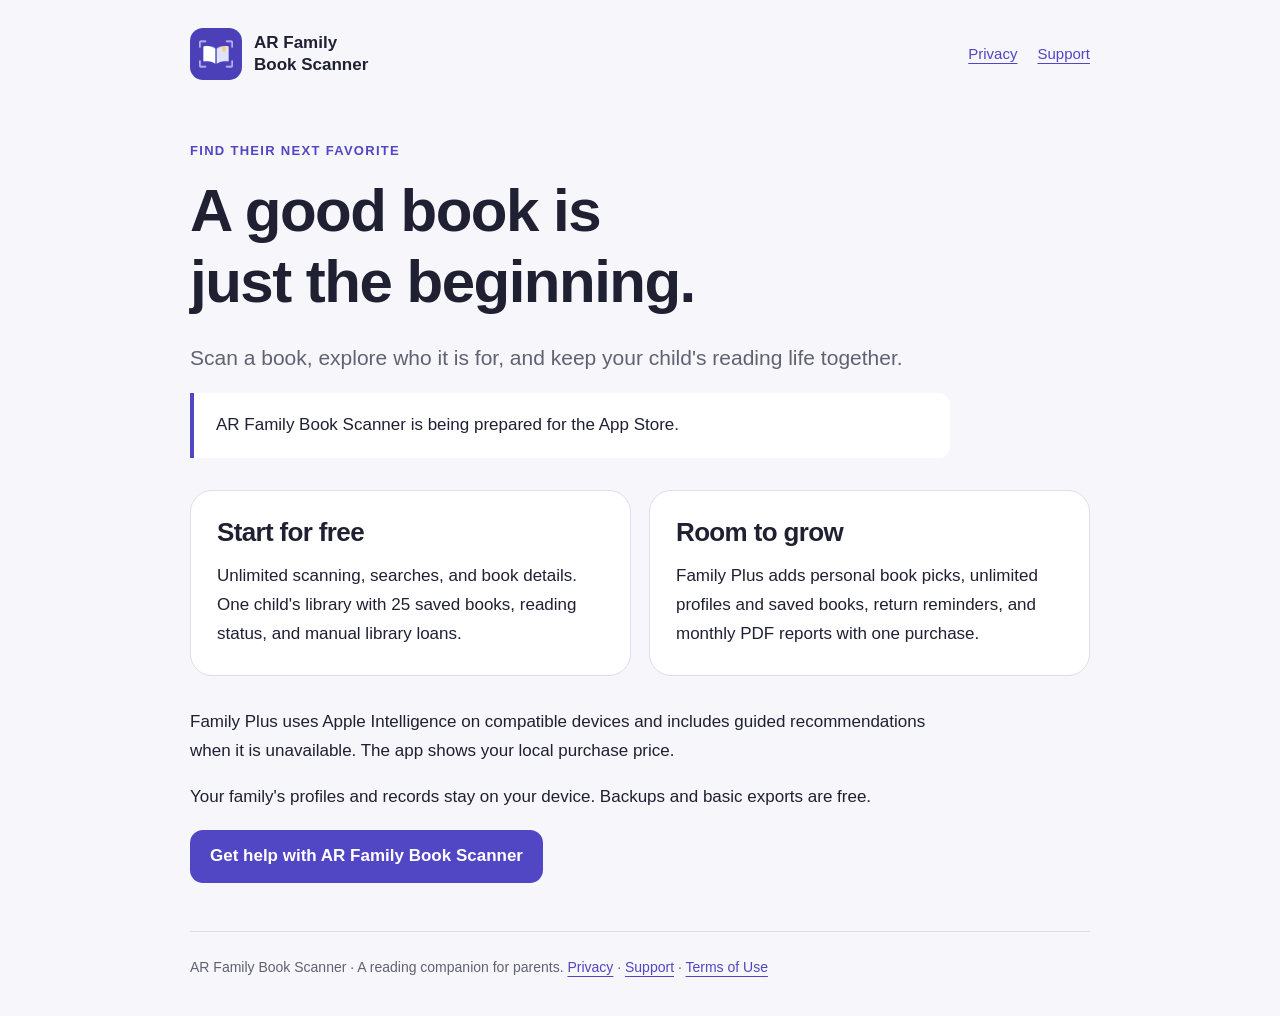
<file: index.html>
<!doctype html>
<html lang="en"><head><meta charset="utf-8"><meta name="viewport" content="width=device-width,initial-scale=1">
<meta name="description" content="AR Family Book Scanner helps parents find books and organize family reading. Privacy information and support.">
<title>Book scans and family reading · AR Family Book Scanner</title><link rel="icon" href="assets/icon.png"><link rel="stylesheet" href="style.css"></head>
<body><a class="skip" href="#main">Skip to content</a><header><a class="brand" href="./"><img src="assets/icon.png" alt="" width="52" height="52">AR Family<br>Book Scanner</a>
<nav aria-label="Main navigation"><a href="privacy/">Privacy</a><a href="support/">Support</a></nav></header>
<main id="main"><p class="eyebrow">Find their next favorite</p><h1>A good book is<br>just the beginning.</h1>
<p class="lead">Scan a book, explore who it is for, and keep your child's reading life together.</p>
<p class="notice">AR Family Book Scanner is being prepared for the App Store.</p>
<div class="cards"><section class="card"><h2 style="margin-top:0">Start for free</h2><p>Unlimited scanning, searches, and book details. One child's library with 25 saved books, reading status, and manual library loans.</p></section>
<section class="card"><h2 style="margin-top:0">Room to grow</h2><p>Family Plus adds personal book picks, unlimited profiles and saved books, return reminders, and monthly PDF reports with one purchase.</p></section></div>
<p>Family Plus uses Apple Intelligence on compatible devices and includes guided recommendations when it is unavailable. The app shows your local purchase price.</p>
<p>Your family's profiles and records stay on your device. Backups and basic exports are free.</p><a class="button" href="support/">Get help with AR Family Book Scanner</a></main><footer>AR Family Book Scanner · A reading companion for parents. <a href="privacy/">Privacy</a> · <a href="support/">Support</a> · <a href="https://www.apple.com/legal/internet-services/itunes/dev/stdeula/">Terms of Use</a></footer></body></html>
</file>
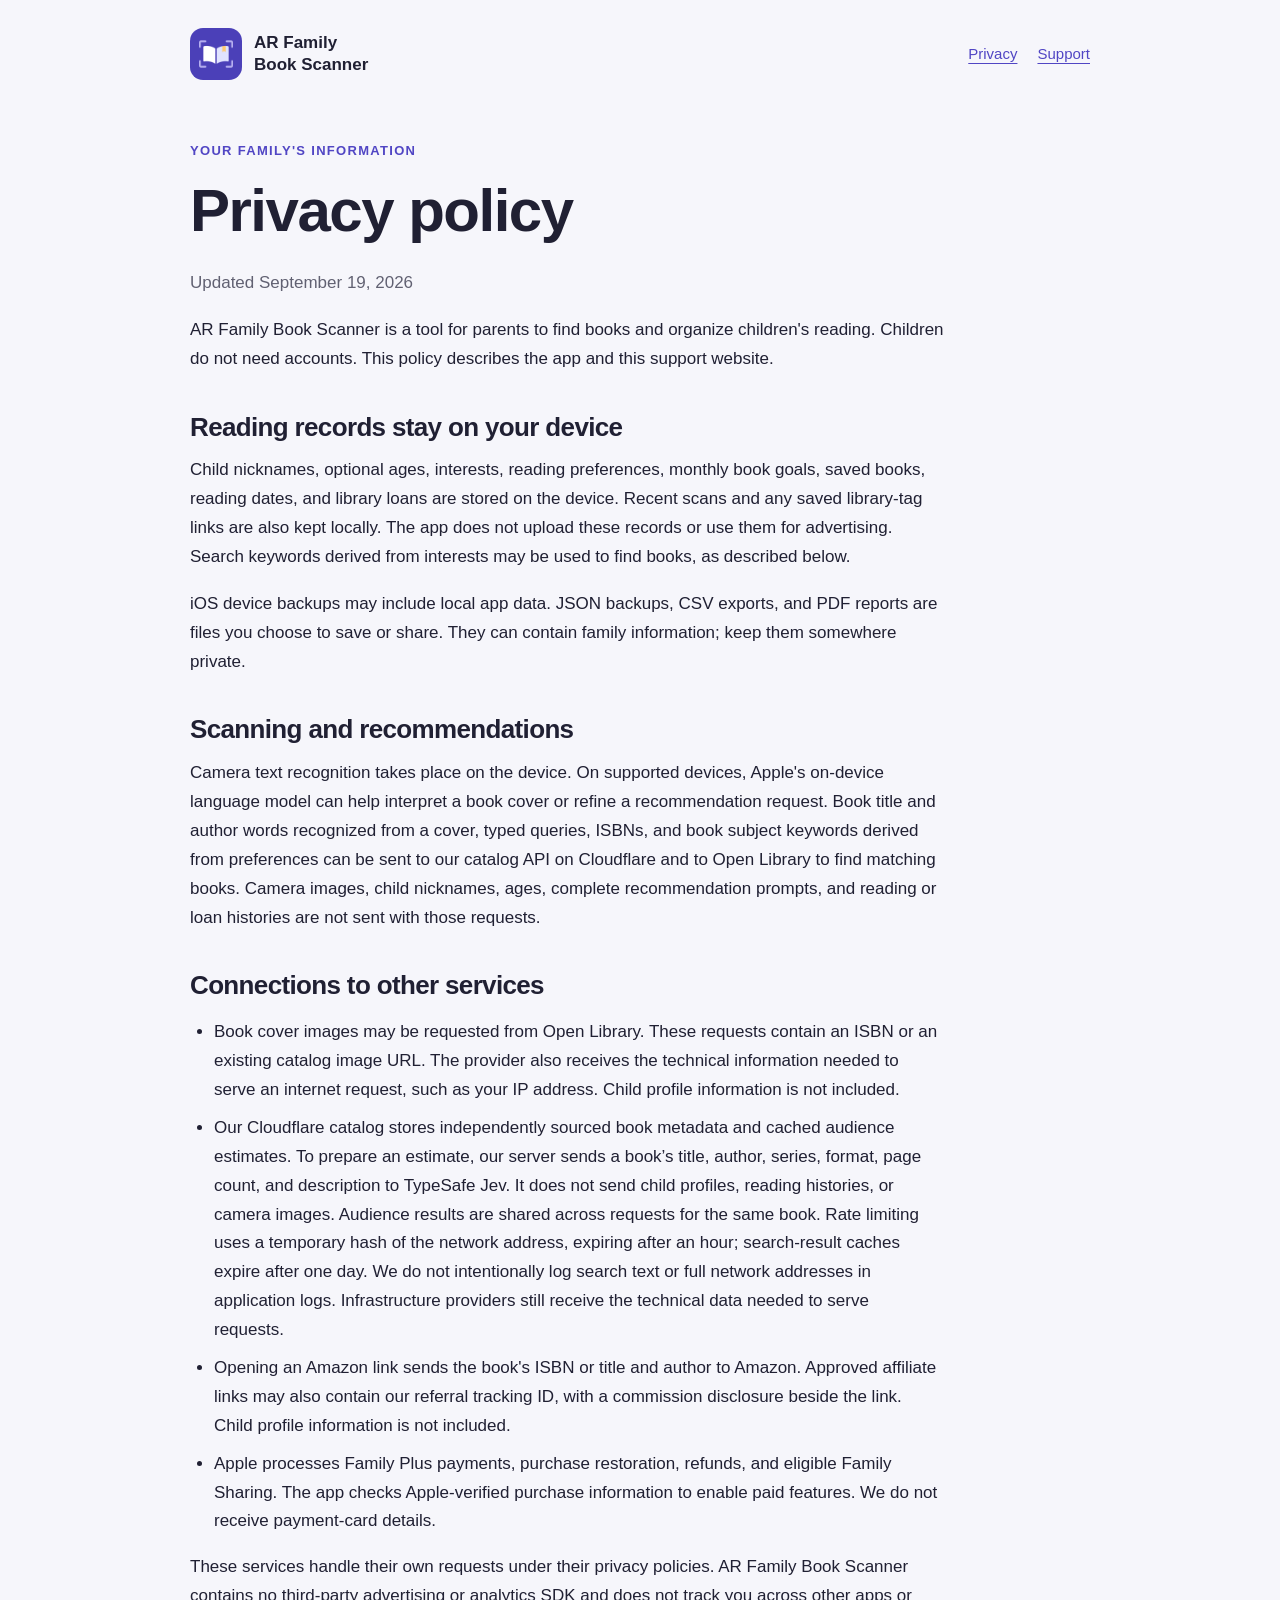
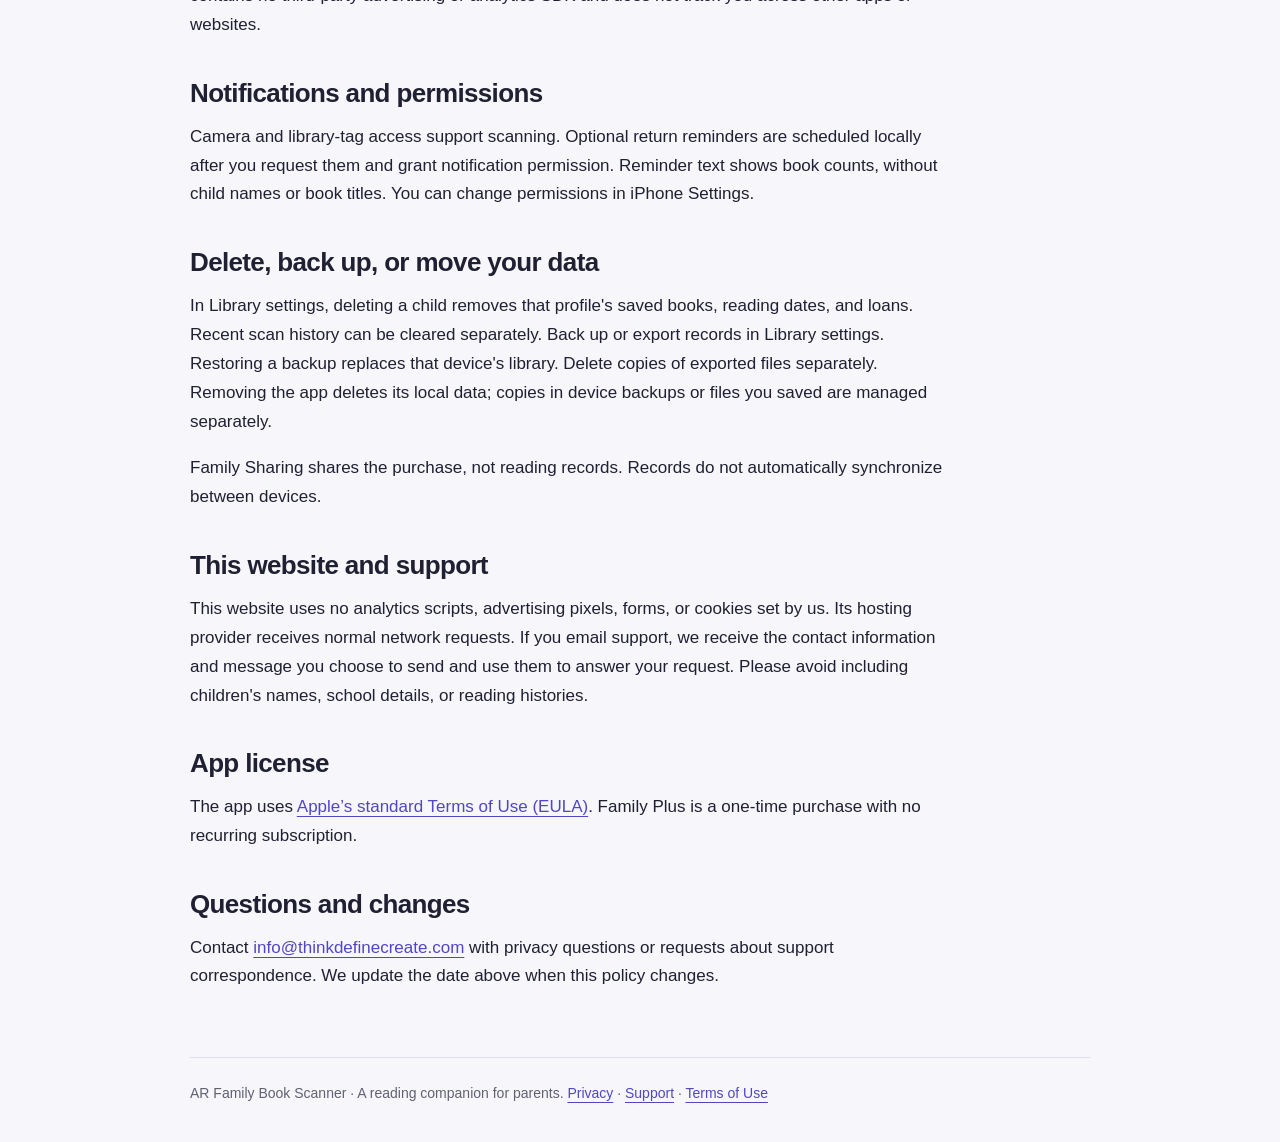
<file: privacy/index.html>
<!doctype html>
<html lang="en"><head><meta charset="utf-8"><meta name="viewport" content="width=device-width,initial-scale=1">
<meta name="description" content="AR Family Book Scanner helps parents find books and organize family reading. Privacy information and support.">
<title>Privacy · AR Family Book Scanner</title><link rel="icon" href="../assets/icon.png"><link rel="stylesheet" href="../style.css"></head>
<body><a class="skip" href="#main">Skip to content</a><header><a class="brand" href="../"><img src="../assets/icon.png" alt="" width="52" height="52">AR Family<br>Book Scanner</a>
<nav aria-label="Main navigation"><a href="../privacy/">Privacy</a><a href="../support/">Support</a></nav></header>
<main id="main"><p class="eyebrow">Your family's information</p><h1>Privacy policy</h1><p class="muted">Updated September 19, 2026</p>
<p>AR Family Book Scanner is a tool for parents to find books and organize children's reading. Children do not need accounts. This policy describes the app and this support website.</p>
<h2>Reading records stay on your device</h2><p>Child nicknames, optional ages, interests, reading preferences, monthly book goals, saved books, reading dates, and library loans are stored on the device. Recent scans and any saved library-tag links are also kept locally. The app does not upload these records or use them for advertising. Search keywords derived from interests may be used to find books, as described below.</p>
<p>iOS device backups may include local app data. JSON backups, CSV exports, and PDF reports are files you choose to save or share. They can contain family information; keep them somewhere private.</p>
<h2>Scanning and recommendations</h2><p>Camera text recognition takes place on the device. On supported devices, Apple's on-device language model can help interpret a book cover or refine a recommendation request. Book title and author words recognized from a cover, typed queries, ISBNs, and book subject keywords derived from preferences can be sent to our catalog API on Cloudflare and to Open Library to find matching books. Camera images, child nicknames, ages, complete recommendation prompts, and reading or loan histories are not sent with those requests.</p>
<h2>Connections to other services</h2><ul>
<li>Book cover images may be requested from Open Library. These requests contain an ISBN or an existing catalog image URL. The provider also receives the technical information needed to serve an internet request, such as your IP address. Child profile information is not included.</li>
<li>Our Cloudflare catalog stores independently sourced book metadata and cached audience estimates. To prepare an estimate, our server sends a book’s title, author, series, format, page count, and description to TypeSafe Jev. It does not send child profiles, reading histories, or camera images. Audience results are shared across requests for the same book. Rate limiting uses a temporary hash of the network address, expiring after an hour; search-result caches expire after one day. We do not intentionally log search text or full network addresses in application logs. Infrastructure providers still receive the technical data needed to serve requests.</li>
<li>Opening an Amazon link sends the book's ISBN or title and author to Amazon. Approved affiliate links may also contain our referral tracking ID, with a commission disclosure beside the link. Child profile information is not included.</li>
<li>Apple processes Family Plus payments, purchase restoration, refunds, and eligible Family Sharing. The app checks Apple-verified purchase information to enable paid features. We do not receive payment-card details.</li></ul>
<p>These services handle their own requests under their privacy policies. AR Family Book Scanner contains no third-party advertising or analytics SDK and does not track you across other apps or websites.</p>
<h2>Notifications and permissions</h2><p>Camera and library-tag access support scanning. Optional return reminders are scheduled locally after you request them and grant notification permission. Reminder text shows book counts, without child names or book titles. You can change permissions in iPhone Settings.</p>
<h2>Delete, back up, or move your data</h2><p>In Library settings, deleting a child removes that profile's saved books, reading dates, and loans. Recent scan history can be cleared separately. Back up or export records in Library settings. Restoring a backup replaces that device's library. Delete copies of exported files separately. Removing the app deletes its local data; copies in device backups or files you saved are managed separately.</p>
<p>Family Sharing shares the purchase, not reading records. Records do not automatically synchronize between devices.</p>
<h2>This website and support</h2><p>This website uses no analytics scripts, advertising pixels, forms, or cookies set by us. Its hosting provider receives normal network requests. If you email support, we receive the contact information and message you choose to send and use them to answer your request. Please avoid including children's names, school details, or reading histories.</p>
<h2>App license</h2><p>The app uses <a href="https://www.apple.com/legal/internet-services/itunes/dev/stdeula/">Apple’s standard Terms of Use (EULA)</a>. Family Plus is a one-time purchase with no recurring subscription.</p>
<h2>Questions and changes</h2><p>Contact <a href="mailto:info@thinkdefinecreate.com">info@thinkdefinecreate.com</a> with privacy questions or requests about support correspondence. We update the date above when this policy changes.</p></main><footer>AR Family Book Scanner · A reading companion for parents. <a href="../privacy/">Privacy</a> · <a href="../support/">Support</a> · <a href="https://www.apple.com/legal/internet-services/itunes/dev/stdeula/">Terms of Use</a></footer></body></html>
</file>
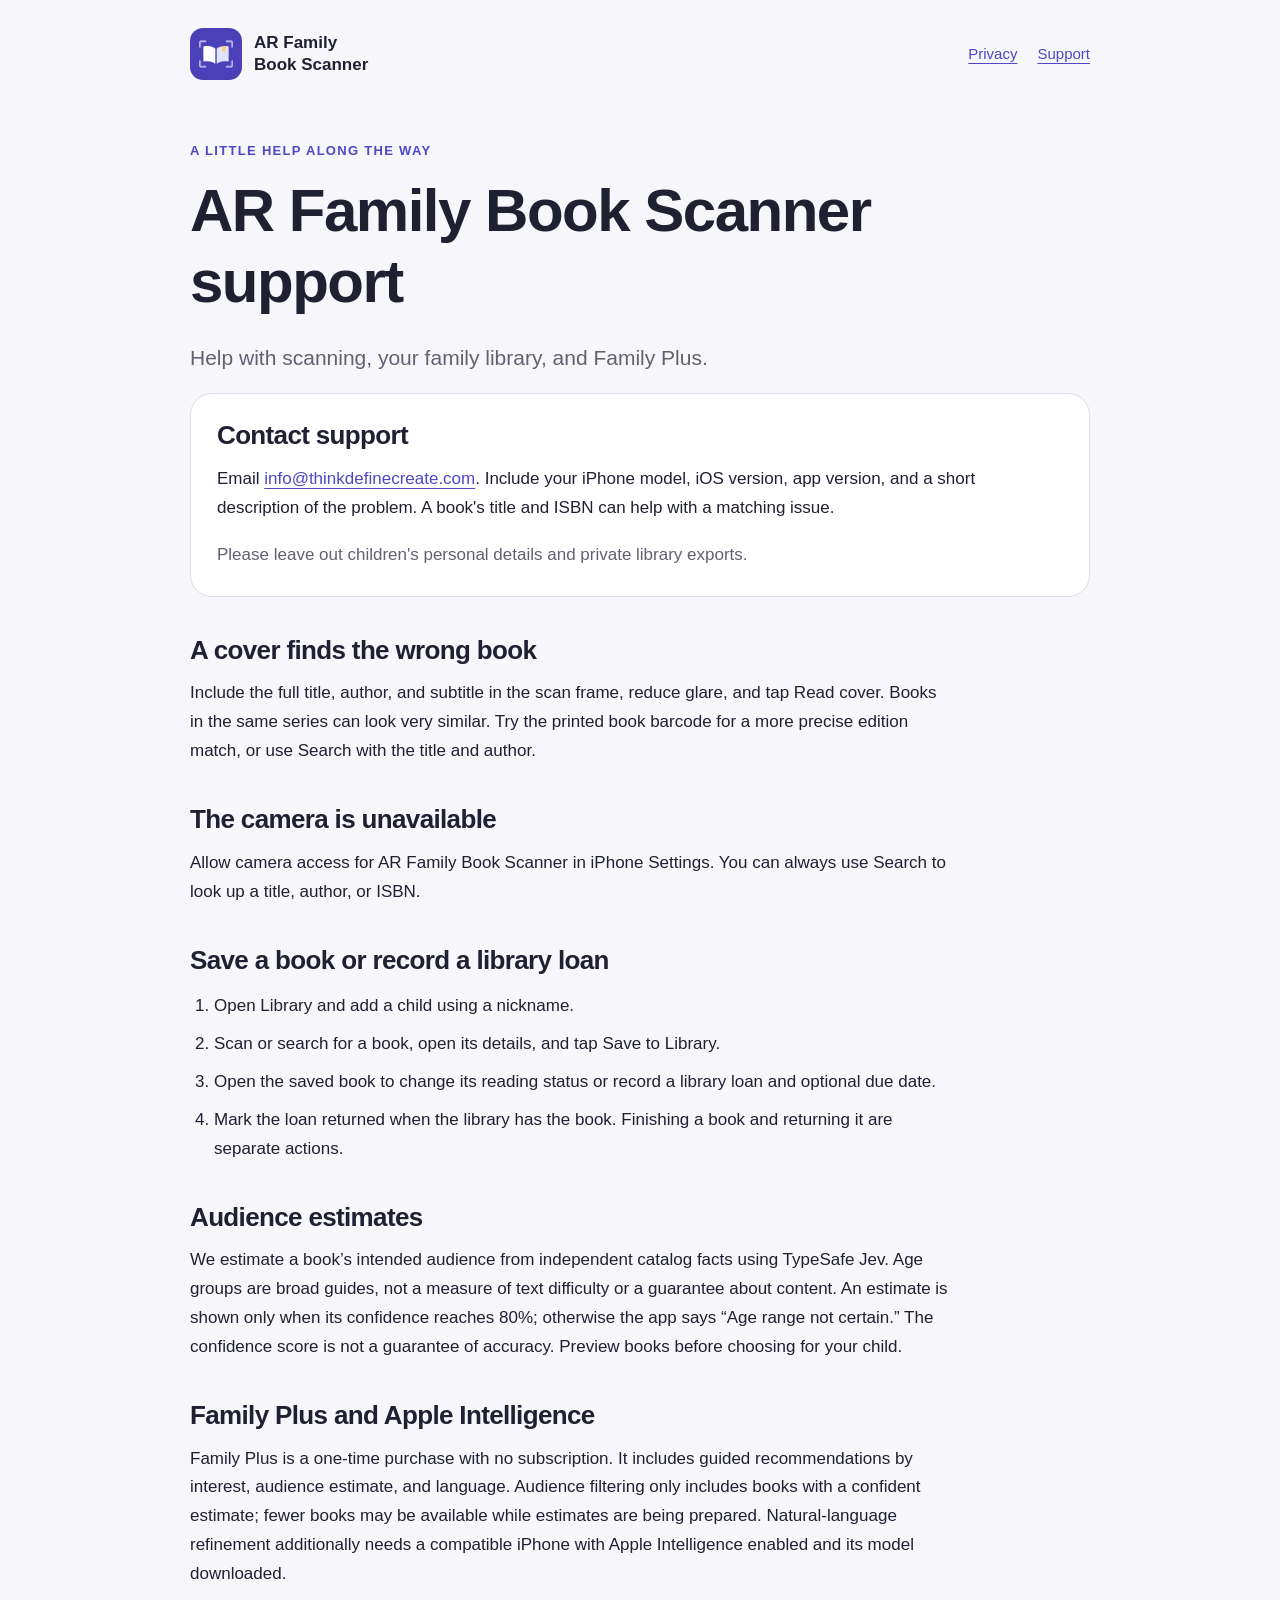
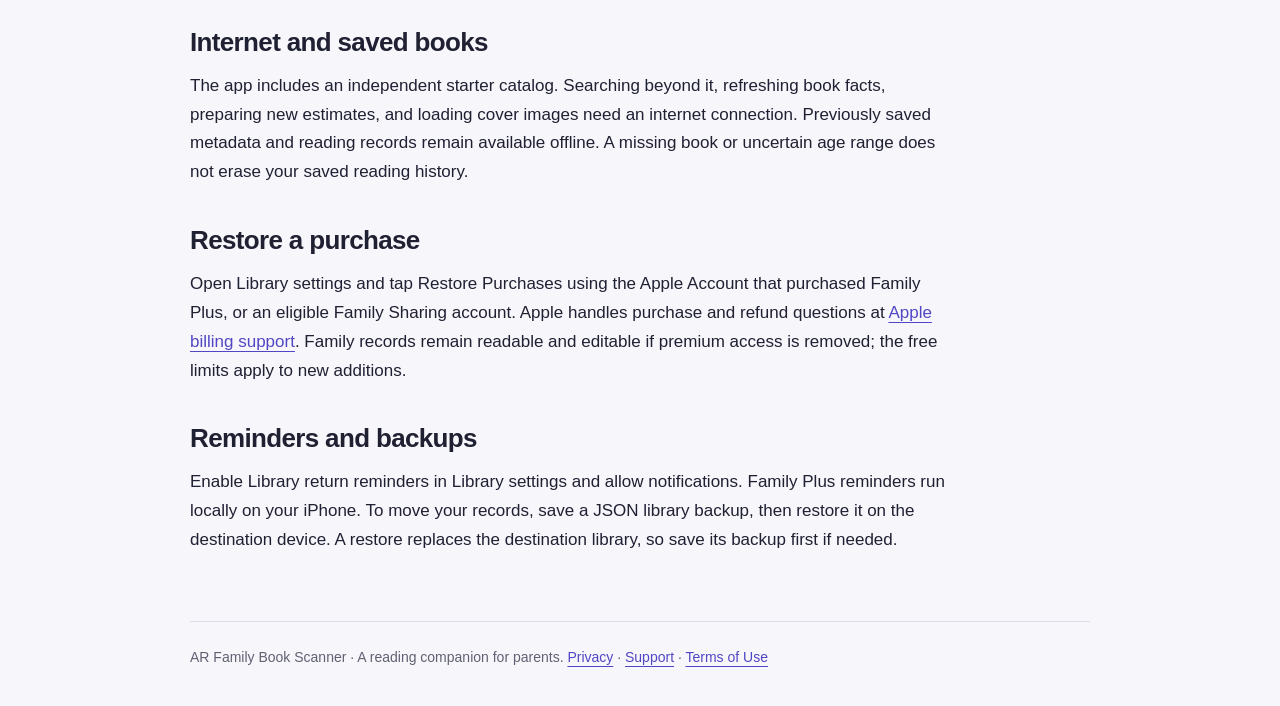
<file: support/index.html>
<!doctype html>
<html lang="en"><head><meta charset="utf-8"><meta name="viewport" content="width=device-width,initial-scale=1">
<meta name="description" content="AR Family Book Scanner helps parents find books and organize family reading. Privacy information and support.">
<title>Support · AR Family Book Scanner</title><link rel="icon" href="../assets/icon.png"><link rel="stylesheet" href="../style.css"></head>
<body><a class="skip" href="#main">Skip to content</a><header><a class="brand" href="../"><img src="../assets/icon.png" alt="" width="52" height="52">AR Family<br>Book Scanner</a>
<nav aria-label="Main navigation"><a href="../privacy/">Privacy</a><a href="../support/">Support</a></nav></header>
<main id="main"><p class="eyebrow">A little help along the way</p><h1>AR Family Book Scanner support</h1><p class="lead">Help with scanning, your family library, and Family Plus.</p>
<section class="card"><h2 style="margin-top:0">Contact support</h2><p>Email <a href="mailto:info@thinkdefinecreate.com?subject=AR%20Reader%20support">info@thinkdefinecreate.com</a>. Include your iPhone model, iOS version, app version, and a short description of the problem. A book's title and ISBN can help with a matching issue.</p><p class="muted">Please leave out children's personal details and private library exports.</p></section>
<h2>A cover finds the wrong book</h2><p>Include the full title, author, and subtitle in the scan frame, reduce glare, and tap Read cover. Books in the same series can look very similar. Try the printed book barcode for a more precise edition match, or use Search with the title and author.</p>
<h2>The camera is unavailable</h2><p>Allow camera access for AR Family Book Scanner in iPhone Settings. You can always use Search to look up a title, author, or ISBN.</p>
<h2>Save a book or record a library loan</h2><ol><li>Open Library and add a child using a nickname.</li><li>Scan or search for a book, open its details, and tap Save to Library.</li><li>Open the saved book to change its reading status or record a library loan and optional due date.</li><li>Mark the loan returned when the library has the book. Finishing a book and returning it are separate actions.</li></ol>
<h2>Audience estimates</h2><p>We estimate a book’s intended audience from independent catalog facts using TypeSafe Jev. Age groups are broad guides, not a measure of text difficulty or a guarantee about content. An estimate is shown only when its confidence reaches 80%; otherwise the app says “Age range not certain.” The confidence score is not a guarantee of accuracy. Preview books before choosing for your child.</p>
<h2>Family Plus and Apple Intelligence</h2><p>Family Plus is a one-time purchase with no subscription. It includes guided recommendations by interest, audience estimate, and language. Audience filtering only includes books with a confident estimate; fewer books may be available while estimates are being prepared. Natural-language refinement additionally needs a compatible iPhone with Apple Intelligence enabled and its model downloaded.</p>
<h2>Internet and saved books</h2><p>The app includes an independent starter catalog. Searching beyond it, refreshing book facts, preparing new estimates, and loading cover images need an internet connection. Previously saved metadata and reading records remain available offline. A missing book or uncertain age range does not erase your saved reading history.</p>
<h2>Restore a purchase</h2><p>Open Library settings and tap Restore Purchases using the Apple Account that purchased Family Plus, or an eligible Family Sharing account. Apple handles purchase and refund questions at <a href="https://support.apple.com/billing">Apple billing support</a>. Family records remain readable and editable if premium access is removed; the free limits apply to new additions.</p>
<h2>Reminders and backups</h2><p>Enable Library return reminders in Library settings and allow notifications. Family Plus reminders run locally on your iPhone. To move your records, save a JSON library backup, then restore it on the destination device. A restore replaces the destination library, so save its backup first if needed.</p></main><footer>AR Family Book Scanner · A reading companion for parents. <a href="../privacy/">Privacy</a> · <a href="../support/">Support</a> · <a href="https://www.apple.com/legal/internet-services/itunes/dev/stdeula/">Terms of Use</a></footer></body></html>
</file>
<file: style.css>
:root{color-scheme:light dark;--ink:#202033;--muted:#616172;--paper:#f6f6fb;--card:#fff;--brand:#5146c4;--line:#dedeea}
*{box-sizing:border-box}body{margin:0;background:var(--paper);color:var(--ink);font:17px/1.7 -apple-system,BlinkMacSystemFont,"Segoe UI",sans-serif}
a{color:var(--brand);text-underline-offset:4px}a:hover{text-decoration-thickness:2px}a:focus-visible{outline:3px solid var(--brand);outline-offset:5px;border-radius:3px}
header,main,footer{width:min(100% - 40px,900px);margin:auto}header{display:flex;align-items:center;justify-content:space-between;gap:20px;padding:28px 0}
.brand{display:flex;gap:12px;align-items:center;color:var(--ink);text-decoration:none;font-weight:750;line-height:1.3}.brand img{width:52px;height:52px;border-radius:13px}
nav{display:flex;gap:20px}nav a{display:inline-block;padding:10px 0;font-size:15px}main{padding:32px 0 48px}h1,h2,h3{line-height:1.18;letter-spacing:-.025em}h1{font-size:clamp(34px,6vw,60px);margin:0 0 22px;max-width:720px}h2{font-size:26px;margin:38px 0 14px}h3{font-size:20px;margin:0 0 8px}p{margin:0 0 18px;max-width:760px}.lead{font-size:21px;color:var(--muted)}.eyebrow{color:var(--brand);font-weight:700;font-size:13px;letter-spacing:.1em;text-transform:uppercase;margin-bottom:14px}.cards{display:grid;grid-template-columns:1fr 1fr;gap:18px;margin:32px 0}.card{background:var(--card);border:1px solid var(--line);padding:26px;border-radius:22px}.card p:last-child{margin-bottom:0}.muted{color:var(--muted)}.notice{padding:18px 22px;border-left:4px solid var(--brand);background:var(--card);border-radius:0 12px 12px 0}.button{display:inline-block;padding:12px 20px;background:var(--brand);color:#fff;border-radius:13px;text-decoration:none;font-weight:650}footer{border-top:1px solid var(--line);padding:24px 0 36px;color:var(--muted);font-size:14px}ul,ol{padding-left:24px;max-width:750px}li{margin-bottom:9px}.skip{position:absolute;top:-80px;left:20px;padding:12px;background:var(--card);z-index:2}.skip:focus{top:12px}
@media(max-width:560px){header{align-items:flex-start;flex-direction:column;gap:8px}.cards{grid-template-columns:1fr}main{padding-top:20px}.lead{font-size:19px}.card{padding:22px}}
@media(prefers-color-scheme:dark){:root{--ink:#f1effa;--muted:#bcb9cd;--paper:#121218;--card:#1d1c29;--brand:#b5aeff;--line:#383647}.button{background:#5b4dca;color:#fff}}
</file>
